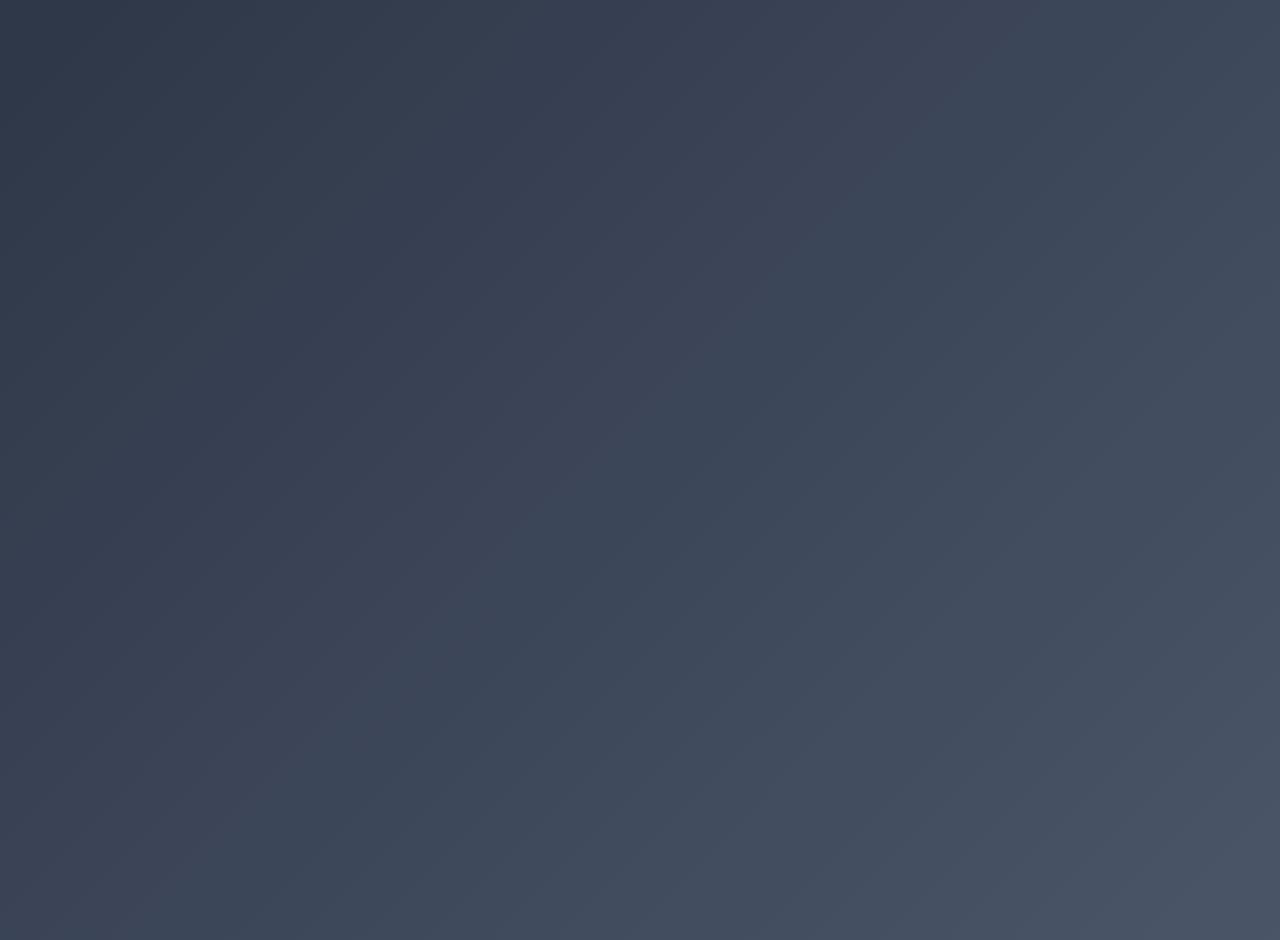
<file: Oauth2Client/src/main/resources/templates/api-result.html>
<!DOCTYPE html>
<html lang="pt-BR" xmlns:th="http://www.thymeleaf.org">
<head>
    <meta charset="UTF-8">
    <meta name="viewport" content="width=device-width, initial-scale=1.0">
    <title>OAuth2 - Teste de API</title>
    <style>
        body {
            font-family: 'Segoe UI', Tahoma, Geneva, Verdana, sans-serif;
            max-width: 1000px;
            margin: 0 auto;
            padding: 20px;
            background: linear-gradient(135deg, #2d3748 0%, #4a5568 100%);
            min-height: 100vh;
            color: #333;
        }

        .container {
            background: white;
            padding: 30px;
            border-radius: 15px;
            box-shadow: 0 20px 40px rgba(0,0,0,0.2);
        }

        h1 {
            color: #2d3748;
            text-align: center;
            margin-bottom: 30px;
        }

        .success {
            background: #f0fff4;
            border: 2px solid #38a169;
            border-radius: 8px;
            padding: 20px;
            margin: 20px 0;
</file>
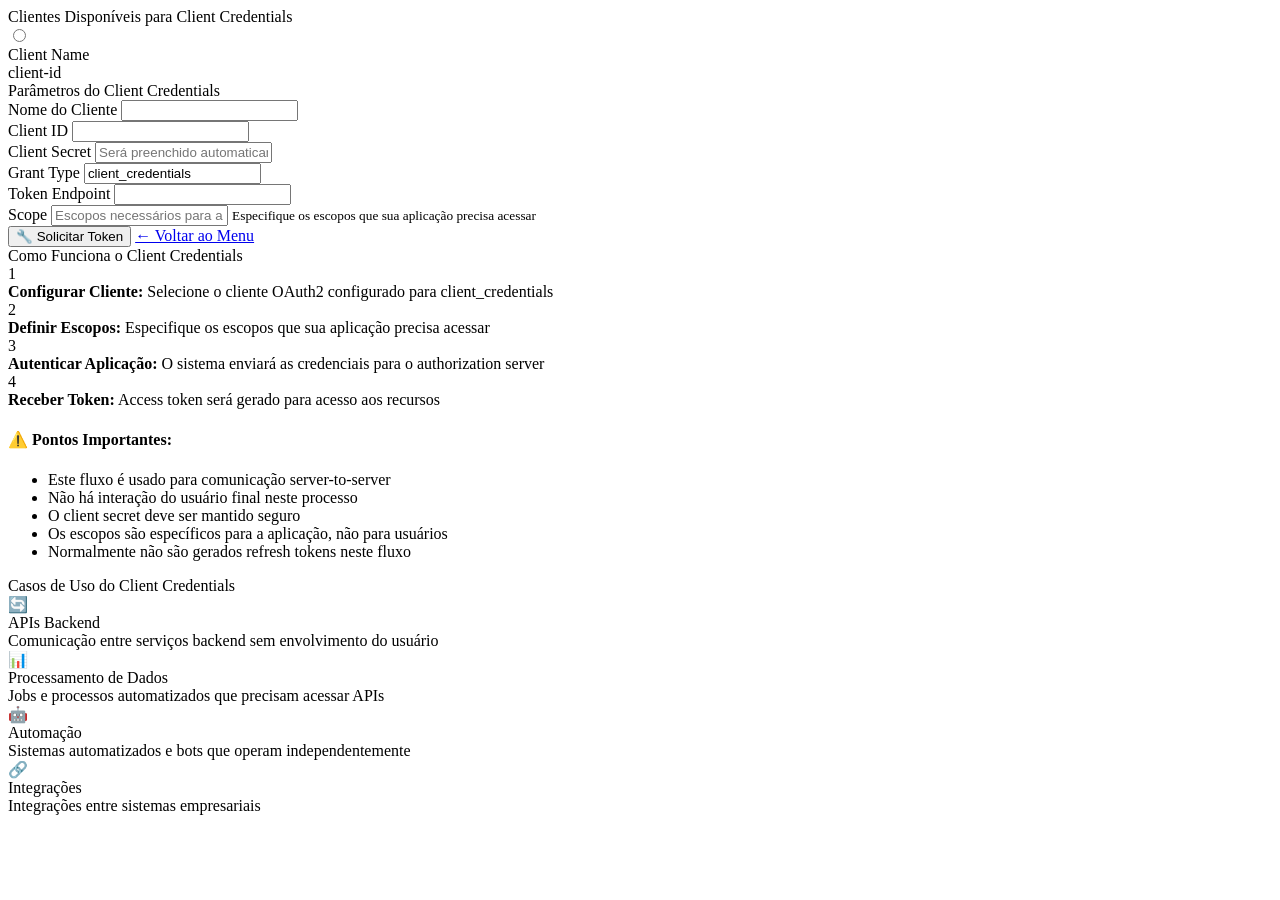
<file: Oauth2Client/src/main/resources/templates/client-credentials.html>
<!DOCTYPE html>
<html lang="pt-BR" xmlns:th="http://www.thymeleaf.org">
<head th:replace="~{fragments/base :: head('OAuth2 Client Credentials - Configuração', 'client-credentials')}">
</head>
<body>
    <div class="main-container">
        <!-- Header -->
        <div th:replace="~{fragments/header :: header('🔧 Client Credentials Flow', 'Autenticação server-to-server usando credenciais do cliente', null)}">
        </div>

        <!-- Breadcrumb -->
        <div th:replace="~{fragments/header :: breadcrumb(${breadcrumb})}"></div>

        <!-- Clients Section -->
        <div class="clients-section" th:if="${clients != null and !clients.isEmpty()}">
            <div class="clients-title">Clientes Disponíveis para Client Credentials</div>
            <div class="client-selector">
                <label class="client-option" th:each="client, iterStat : ${clients}">
                    <input type="radio" 
                           name="selectedClient" 
                           th:value="${client.clientId}"
                           th:checked="${iterStat.first}"
                           th:data-client-id="${client.clientId}"
                           th:data-client-secret="${client.clientSecret}"
                           th:data-token-endpoint="${client.tokenEndpoint}"
                           th:data-scopes="${#strings.listJoin(client.scopes, ' ')}"
                           th:data-name="${client.name}">
                    <div class="client-content">
                        <div>
                            <div class="client-name" th:text="${client.name}">Client Name</div>
                            <div class="client-id" th:text="${client.clientId}">client-id</div>
                        </div>
                    </div>
                    <span class="checkmark"></span>
                </label>
            </div>
        </div>

        <!-- Client Credentials Form -->
        <form action="/oauth2/token/client-credentials" method="post" id="clientCredentialsForm">
            <div class="section section-form">
                <div class="section-title form icon-form">Parâmetros do Client Credentials</div>
                <div class="form-grid">
                    <div class="form-group">
                        <label class="form-label" for="clientName">Nome do Cliente</label>
                        <input type="text" 
                               id="clientName" 
                               name="clientName" 
                               class="form-input"
                               th:value="${clients != null and !clients.isEmpty()} ? ${clients[0].name} : 'Meu Cliente'" 
                               readonly>
                    </div>

                    <div class="form-group">
                        <label class="form-label" for="clientId">Client ID</label>
                        <input type="text" 
                               id="clientId" 
                               name="clientId" 
                               class="form-input"
                               th:value="${clients != null and !clients.isEmpty()} ? ${clients[0].clientId} : 'my-client'" 
                               required>
                    </div>

                    <div class="form-group">
                        <label class="form-label" for="clientSecret">Client Secret</label>
                        <input type="password" 
                               id="clientSecret" 
                               name="clientSecret" 
                               class="form-input"
                               th:value="${clients != null and !clients.isEmpty()} ? ${clients[0].clientSecret} : ''"
                               placeholder="Será preenchido automaticamente"
                               required>
                    </div>

                    <div class="form-group">
                        <label class="form-label" for="grantType">Grant Type</label>
                        <input type="text" 
                               id="grantType" 
                               name="grantType" 
                               class="form-input"
                               value="client_credentials" 
                               readonly>
                    </div>

                    <div class="form-group form-group-full">
                        <label class="form-label" for="tokenEndpoint">Token Endpoint</label>
                        <input type="url" 
                               id="tokenEndpoint" 
                               name="tokenEndpoint" 
                               class="form-input"
                               th:value="${clients != null and !clients.isEmpty()} ? ${clients[0].tokenEndpoint} : 'http://localhost:8080/oauth2/token'" 
                               required>
                    </div>

                    <div class="form-group form-group-full">
                        <label class="form-label" for="scope">Scope</label>
                        <input type="text" 
                               id="scope" 
                               name="scope" 
                               class="form-input"
                               th:value="${clients != null and !clients.isEmpty()} ? ${#strings.listJoin(clients[0].scopes, ' ')} : 'read write'" 
                               placeholder="Escopos necessários para a aplicação"
                               required>
                        <small class="form-help">Especifique os escopos que sua aplicação precisa acessar</small>
                    </div>
                </div>
            </div>

            <!-- Loading Indicator -->
            <div class="loading" id="loading" style="display: none;">
                <div class="spinner"></div>
                <span>Solicitando token...</span>
            </div>

            <div class="action-buttons">
                <button type="submit" class="btn btn-primary" id="requestBtn">
                    🔧 Solicitar Token
                </button>
                <a href="/" class="btn btn-secondary">
                    ← Voltar ao Menu
                </a>
            </div>
        </form>

        <!-- Info Section -->
        <div class="section section-info">
            <div class="section-title icon-info">Como Funciona o Client Credentials</div>
            <div class="refresh-flow-steps">
                <div class="step-item">
                    <div class="step-number">1</div>
                    <div class="step-content">
                        <strong>Configurar Cliente:</strong> Selecione o cliente OAuth2 configurado para client_credentials
                    </div>
                </div>
                <div class="step-item">
                    <div class="step-number">2</div>
                    <div class="step-content">
                        <strong>Definir Escopos:</strong> Especifique os escopos que sua aplicação precisa acessar
                    </div>
                </div>
                <div class="step-item">
                    <div class="step-number">3</div>
                    <div class="step-content">
                        <strong>Autenticar Aplicação:</strong> O sistema enviará as credenciais para o authorization server
                    </div>
                </div>
                <div class="step-item">
                    <div class="step-number">4</div>
                    <div class="step-content">
                        <strong>Receber Token:</strong> Access token será gerado para acesso aos recursos
                    </div>
                </div>
            </div>
            
            <div class="info-notes">
                <h4>⚠️ Pontos Importantes:</h4>
                <ul>
                    <li>Este fluxo é usado para comunicação server-to-server</li>
                    <li>Não há interação do usuário final neste processo</li>
                    <li>O client secret deve ser mantido seguro</li>
                    <li>Os escopos são específicos para a aplicação, não para usuários</li>
                    <li>Normalmente não são gerados refresh tokens neste fluxo</li>
                </ul>
            </div>
        </div>

        <!-- Use Cases Section -->
        <div class="section section-warning">
            <div class="section-title icon-warning">Casos de Uso do Client Credentials</div>
            <div class="use-cases-grid">
                <div class="use-case-item">
                    <div class="use-case-icon">🔄</div>
                    <div class="use-case-title">APIs Backend</div>
                    <div class="use-case-description">Comunicação entre serviços backend sem envolvimento do usuário</div>
                </div>
                <div class="use-case-item">
                    <div class="use-case-icon">📊</div>
                    <div class="use-case-title">Processamento de Dados</div>
                    <div class="use-case-description">Jobs e processos automatizados que precisam acessar APIs</div>
                </div>
                <div class="use-case-item">
                    <div class="use-case-icon">🤖</div>
                    <div class="use-case-title">Automação</div>
                    <div class="use-case-description">Sistemas automatizados e bots que operam independentemente</div>
                </div>
                <div class="use-case-item">
                    <div class="use-case-icon">🔗</div>
                    <div class="use-case-title">Integrações</div>
                    <div class="use-case-description">Integrações entre sistemas empresariais</div>
                </div>
            </div>
        </div>
    </div>

    <!-- Scripts -->
    <script th:src="@{/js/common.js}"></script>
    <script th:src="@{/js/client-credentials.js}"></script>

    <link rel="stylesheet" th:href="@{/css/configure.css}">

</body>
</html>
</file>
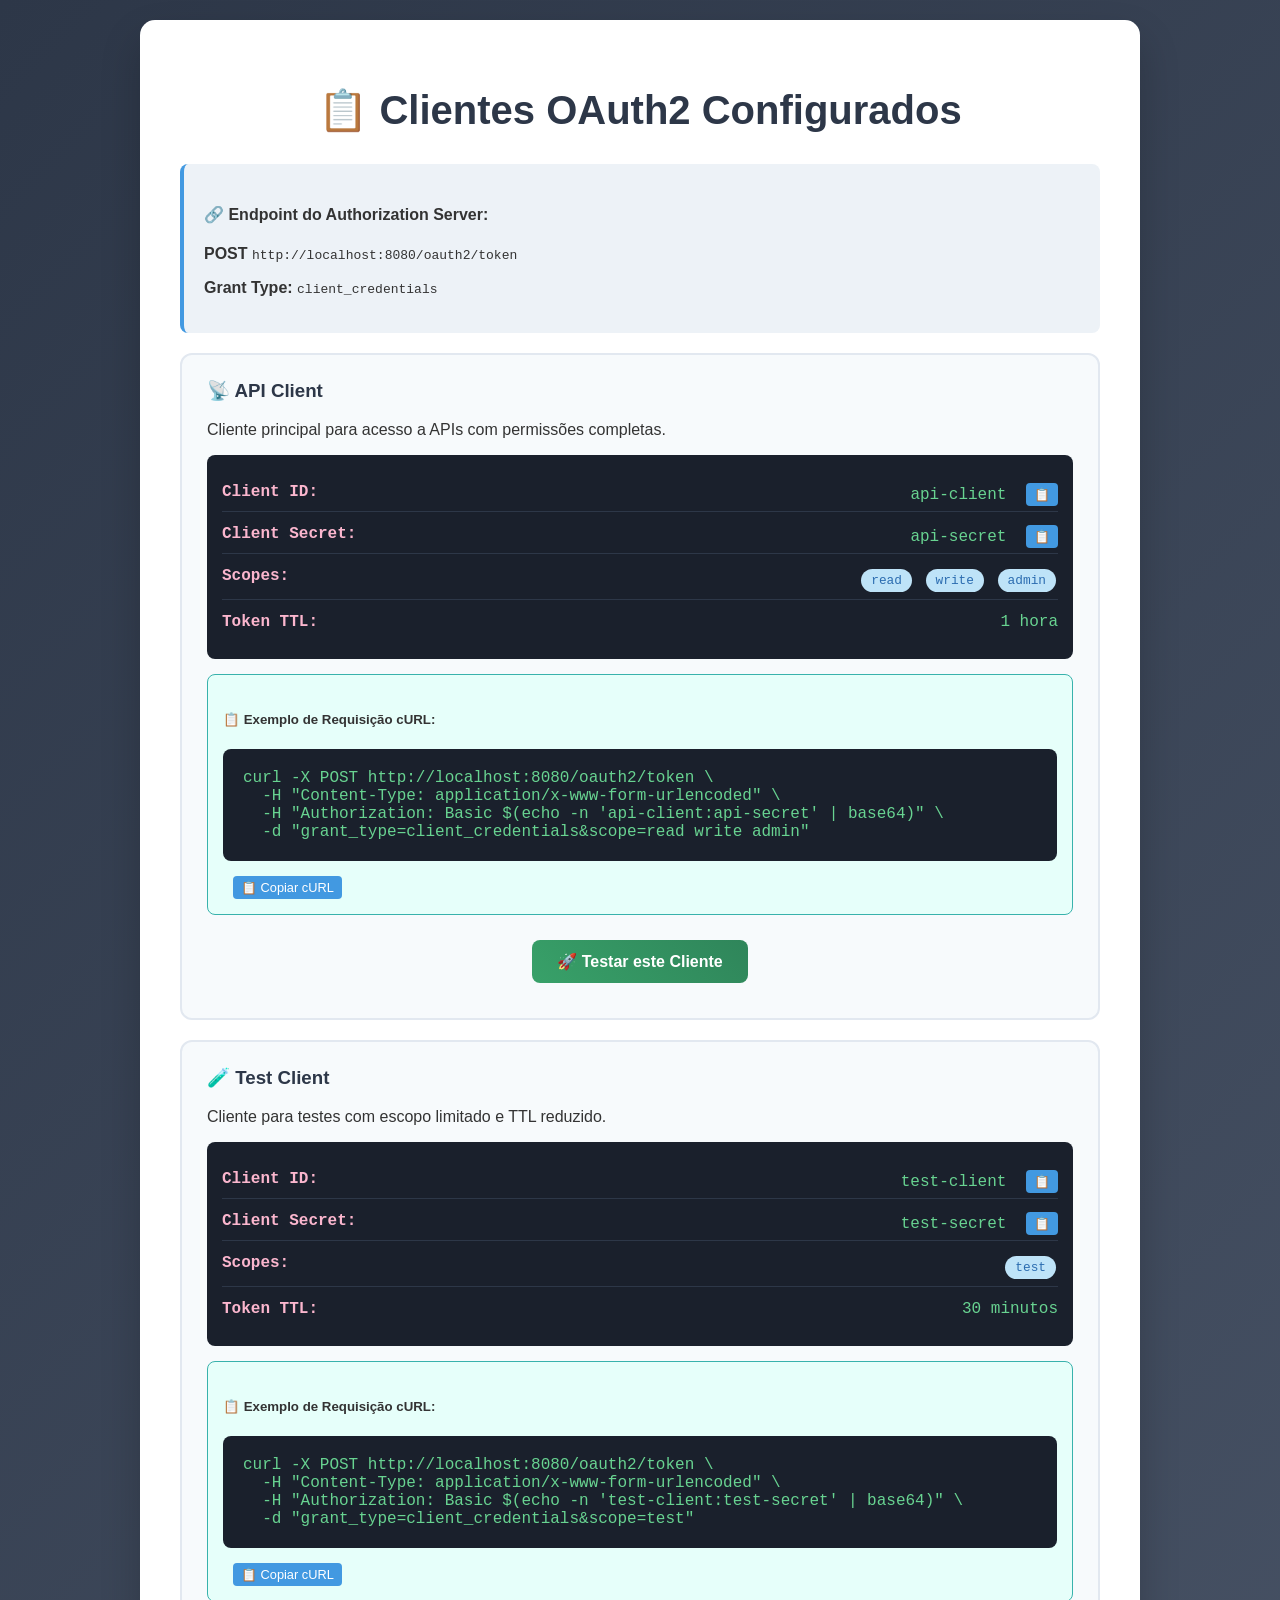
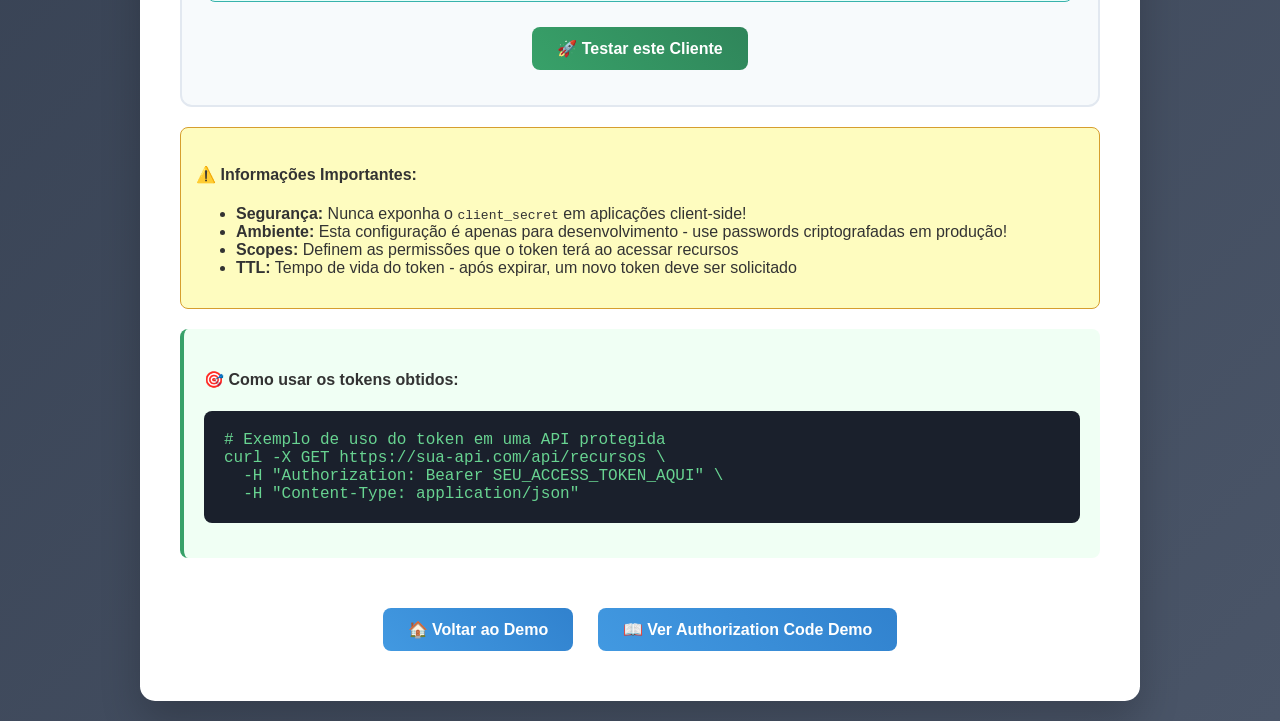
<file: Oauth2Client/src/main/resources/templates/clients-info.html>
<!DOCTYPE html>
<html lang="pt-BR" xmlns:th="http://www.thymeleaf.org">
<head>
    <meta charset="UTF-8">
    <meta name="viewport" content="width=device-width, initial-scale=1.0">
    <title>OAuth2 - Informações dos Clientes</title>
    <style>
        body {
            font-family: 'Segoe UI', Tahoma, Geneva, Verdana, sans-serif;
            max-width: 1000px;
            margin: 0 auto;
            padding: 20px;
            background: linear-gradient(135deg, #2d3748 0%, #4a5568 100%);
            min-height: 100vh;
            color: #333;
        }

        .container {
            background: white;
            padding: 40px;
            border-radius: 15px;
            box-shadow: 0 20px 40px rgba(0,0,0,0.2);
        }

        h1 {
            color: #2d3748;
            text-align: center;
            margin-bottom: 30px;
            font-size: 2.5em;
        }

        .client-card {
            background: #f7fafc;
            border: 2px solid #e2e8f0;
            border-radius: 12px;
            padding: 25px;
            margin: 20px 0;
            transition: all 0.3s ease;
        }

        .client-card:hover {
            transform: translateY(-2px);
            box-shadow: 0 8px 25px rgba(0,0,0,0.1);
            border-color: #4299e1;
        }

        .client-card h3 {
            color: #2d3748;
            margin-top: 0;
            display: flex;
            align-items: center;
            gap: 10px;
        }

        .client-info {
            background: #1a202c;
            color: #68d391;
            padding: 15px;
            border-radius: 8px;
            font-family: 'Courier New', monospace;
            margin: 15px 0;
        }

        .info-row {
            display: flex;
            justify-content: space-between;
            margin: 8px 0;
            padding: 5px 0;
            border-bottom: 1px solid #2d3748;
        }

        .info-row:last-child {
            border-bottom: none;
        }

        .info-label {
            color: #fbb6ce;
            font-weight: bold;
        }

        .copy-btn {
            background: #4299e1;
            color: white;
            border: none;
            padding: 4px 8px;
            border-radius: 4px;
            cursor: pointer;
            font-size: 0.8em;
            margin-left: 10px;
        }

        .copy-btn:hover {
            background: #3182ce;
        }

        .quick-copy {
            background: #e6fffa;
            border: 1px solid #38b2ac;
            padding: 15px;
            border-radius: 8px;
            margin: 15px 0;
        }

        .curl-example {
            background: #1a202c;
            color: #68d391;
            padding: 20px;
            border-radius: 8px;
            font-family: 'Courier New', monospace;
            overflow-x: auto;
            margin: 15px 0;
        }

        .btn {
            background: linear-gradient(45deg, #4299e1, #3182ce);
            color: white;
            padding: 12px 25px;
            text-decoration: none;
            border-radius: 8px;
            font-weight: bold;
            transition: all 0.3s ease;
            margin: 10px;
            display: inline-block;
        }

        .btn:hover {
            transform: translateY(-2px);
            box-shadow: 0 5px 15px rgba(66, 153, 225, 0.3);
        }

        .btn-test {
            background: linear-gradient(45deg, #38a169, #2f855a);
        }

        .scope-badge {
            display: inline-block;
            background: #bee3f8;
            color: #2b6cb0;
            padding: 4px 10px;
            border-radius: 12px;
            font-size: 0.8em;
            margin: 2px;
        }

        .warning-box {
            background: #fefcbf;
            border: 1px solid #d69e2e;
            padding: 15px;
            border-radius: 8px;
            margin: 20px 0;
        }

        .endpoint-info {
            background: #edf2f7;
            padding: 20px;
            border-radius: 8px;
            margin: 20px 0;
            border-left: 4px solid #4299e1;
        }
    </style>
</head>
<body>
<div class="container">
    <h1>📋 Clientes OAuth2 Configurados</h1>

    <div class="endpoint-info">
        <h4>🔗 Endpoint do Authorization Server:</h4>
        <p><strong>POST</strong> <code>http://localhost:8080/oauth2/token</code></p>
        <p><strong>Grant Type:</strong> <code>client_credentials</code></p>
    </div>

    <!-- Cliente API -->
    <div class="client-card">
        <h3>📡 API Client</h3>
        <p>Cliente principal para acesso a APIs com permissões completas.</p>
        
        <div class="client-info">
            <div class="info-row">
                <span class="info-label">Client ID:</span>
                <span>
                    <span th:text="${apiClient.id}">api-client</span>
                    <button class="copy-btn" th:onclick="'copyText(\'' + ${apiClient.id} + '\')'">📋</button>
                </span>
            </div>
            <div class="info-row">
                <span class="info-label">Client Secret:</span>
                <span>
                    <span th:text="${apiClient.secret}">api-secret</span>
                    <button class="copy-btn" th:onclick="'copyText(\'' + ${apiClient.secret} + '\')'">📋</button>
                </span>
            </div>
            <div class="info-row">
                <span class="info-label">Scopes:</span>
                <span>
                    <span class="scope-badge">read</span>
                    <span class="scope-badge">write</span>
                    <span class="scope-badge">admin</span>
                </span>
            </div>
            <div class="info-row">
                <span class="info-label">Token TTL:</span>
                <span>1 hora</span>
            </div>
        </div>

        <div class="quick-copy">
            <h5>📋 Exemplo de Requisição cURL:</h5>
            <div class="curl-example">
curl -X POST http://localhost:8080/oauth2/token \<br>
&nbsp;&nbsp;-H "Content-Type: application/x-www-form-urlencoded" \<br>
&nbsp;&nbsp;-H "Authorization: Basic $(echo -n 'api-client:api-secret' | base64)" \<br>
&nbsp;&nbsp;-d "grant_type=client_credentials&scope=read write admin"
            </div>
            <button class="copy-btn" onclick="copyApiCurl()">📋 Copiar cURL</button>
        </div>

        <div style="text-align: center;">
            <a href="/client-credentials?client=api" class="btn btn-test">🚀 Testar este Cliente</a>
        </div>
    </div>

    <!-- Cliente Test -->
    <div class="client-card">
        <h3>🧪 Test Client</h3>
        <p>Cliente para testes com escopo limitado e TTL reduzido.</p>
        
        <div class="client-info">
            <div class="info-row">
                <span class="info-label">Client ID:</span>
                <span>
                    <span th:text="${testClient.id}">test-client</span>
                    <button class="copy-btn" th:onclick="'copyText(\'' + ${testClient.id} + '\')'">📋</button>
                </span>
            </div>
            <div class="info-row">
                <span class="info-label">Client Secret:</span>
                <span>
                    <span th:text="${testClient.secret}">test-secret</span>
                    <button class="copy-btn" th:onclick="'copyText(\'' + ${testClient.secret} + '\')'">📋</button>
                </span>
            </div>
            <div class="info-row">
                <span class="info-label">Scopes:</span>
                <span>
                    <span class="scope-badge">test</span>
                </span>
            </div>
            <div class="info-row">
                <span class="info-label">Token TTL:</span>
                <span>30 minutos</span>
            </div>
        </div>

        <div class="quick-copy">
            <h5>📋 Exemplo de Requisição cURL:</h5>
            <div class="curl-example">
curl -X POST http://localhost:8080/oauth2/token \<br>
&nbsp;&nbsp;-H "Content-Type: application/x-www-form-urlencoded" \<br>
&nbsp;&nbsp;-H "Authorization: Basic $(echo -n 'test-client:test-secret' | base64)" \<br>
&nbsp;&nbsp;-d "grant_type=client_credentials&scope=test"
            </div>
            <button class="copy-btn" onclick="copyTestCurl()">📋 Copiar cURL</button>
        </div>

        <div style="text-align: center;">
            <a href="/client-credentials?client=test" class="btn btn-test">🚀 Testar este Cliente</a>
        </div>
    </div>

    <!-- Informações importantes -->
    <div class="warning-box">
        <h4>⚠️ Informações Importantes:</h4>
        <ul>
            <li><strong>Segurança:</strong> Nunca exponha o <code>client_secret</code> em aplicações client-side!</li>
            <li><strong>Ambiente:</strong> Esta configuração é apenas para desenvolvimento - use passwords criptografadas em produção!</li>
            <li><strong>Scopes:</strong> Definem as permissões que o token terá ao acessar recursos</li>
            <li><strong>TTL:</strong> Tempo de vida do token - após expirar, um novo token deve ser solicitado</li>
        </ul>
    </div>

    <!-- Como usar os tokens -->
    <div style="background: #f0fff4; padding: 20px; border-radius: 8px; margin: 20px 0; border-left: 4px solid #38a169;">
        <h4>🎯 Como usar os tokens obtidos:</h4>
        <div class="curl-example">
# Exemplo de uso do token em uma API protegida<br>
curl -X GET https://sua-api.com/api/recursos \<br>
&nbsp;&nbsp;-H "Authorization: Bearer SEU_ACCESS_TOKEN_AQUI" \<br>
&nbsp;&nbsp;-H "Content-Type: application/json"
        </div>
    </div>

    <!-- Botões de navegação -->
    <div style="text-align: center; margin-top: 40px;">
        <a href="/client-credentials" class="btn">🏠 Voltar ao Demo</a>
        <a href="/" class="btn">📖 Ver Authorization Code Demo</a>
    </div>
</div>

<script>
    function copyText(text) {
        navigator.clipboard.writeText(text).then(function() {
            showCopyFeedback(event.target);
        }).catch(function() {
            // Fallback para browsers mais antigos
            const textArea = document.createElement('textarea');
            textArea.value = text;
            document.body.appendChild(textArea);
            textArea.select();
            document.execCommand('copy');
            document.body.removeChild(textArea);
            showCopyFeedback(event.target);
        });
    }

    function copyApiCurl() {
        const curl = `curl -X POST http://localhost:8080/oauth2/token \\
  -H "Content-Type: application/x-www-form-urlencoded" \\
  -H "Authorization: Basic $(echo -n 'api-client:api-secret' | base64)" \\
  -d "grant_type=client_credentials&scope=read write admin"`;
        
        copyText(curl);
    }

    function copyTestCurl() {
        const curl = `curl -X POST http://localhost:8080/oauth2/token \\
  -H "Content-Type: application/x-www-form-urlencoded" \\
  -H "Authorization: Basic $(echo -n 'test-client:test-secret' | base64)" \\
  -d "grant_type=client_credentials&scope=test"`;
        
        copyText(curl);
    }

    function showCopyFeedback(button) {
        const originalText = button.textContent;
        button.textContent = '✅';
        button.style.background = '#38a169';
        
        setTimeout(() => {
            button.textContent = originalText;
            button.style.background = '#4299e1';
        }, 1500);
    }
</script>
</body>
</html>
</file>
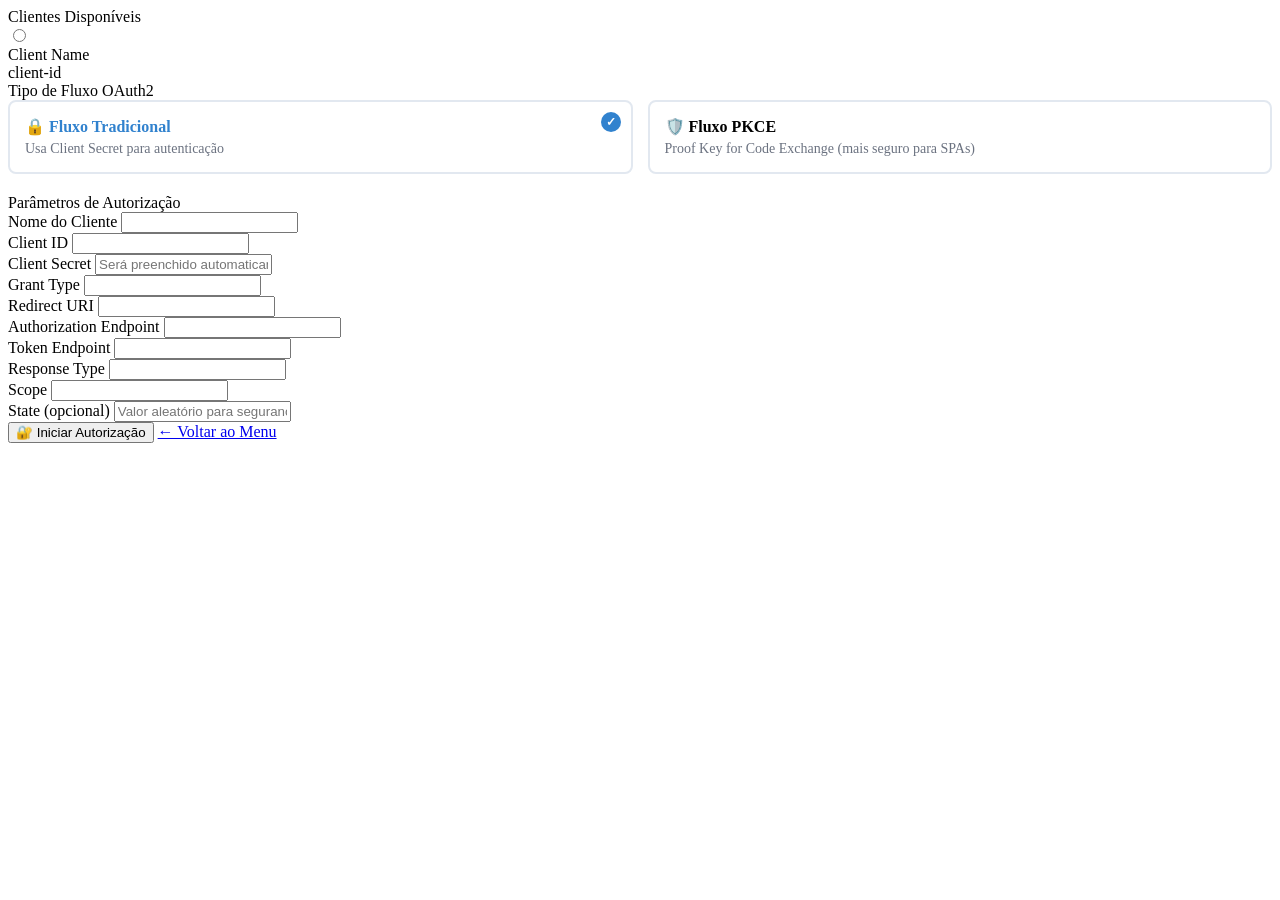
<file: Oauth2Client/src/main/resources/templates/configure.html>
<!DOCTYPE html>
<html lang="pt-BR" xmlns:th="http://www.thymeleaf.org">
<head th:replace="~{fragments/base :: head('OAuth2 Authorization Code - Configuração', 'configure')}">
</head>
<body>
<div class="main-container">
    <!-- Header -->
    <div th:replace="~{fragments/header :: header('🚀 Authorization Code Flow', 'Configure os parâmetros do cliente OAuth2', null)}">
    </div>

    <!-- Breadcrumb -->
    <div th:replace="~{fragments/header :: breadcrumb(${breadcrumb})}"></div>

    <!-- Clients Section -->
    <div class="clients-section" th:if="${clients != null and !clients.isEmpty()}">
        <div class="clients-title">Clientes Disponíveis</div>
        <div class="client-selector">
            <label class="client-option" th:each="client, iterStat : ${clients}">
                <input type="radio"
                       name="selectedClient"
                       th:value="${client.clientId}"
                       th:checked="${iterStat.first}"
                       th:data-client-id="${client.clientId}"
                       th:data-client-secret="${client.clientSecret}"
                       th:data-redirect-uri="${client.redirectUri}"
                       th:data-auth-endpoint="${client.authorizationEndpoint}"
                       th:data-token-endpoint="${client.tokenEndpoint}"
                       th:data-scopes="${#strings.listJoin(client.scopes, ' ')}"
                       th:data-response-type="${client.responseType}"
                       th:data-grant-type="${client.grantType}"
                       th:data-name="${client.name}">
                <div class="client-content">
                    <div>
                        <div class="client-name" th:text="${client.name}">Client Name</div>
                        <div class="client-id" th:text="${client.clientId}">client-id</div>
                    </div>
                </div>
                <span class="checkmark"></span>
            </label>
        </div>
    </div>

    <!-- Flow Type Selection -->
    <div class="section section-form">
        <div class="section-title form icon-form">Tipo de Fluxo OAuth2</div>
        <div class="flow-selector">
            <label class="flow-option">
                <input type="radio" name="flowType" value="traditional" checked>
                <div class="flow-content">
                    <div class="flow-title">🔒 Fluxo Tradicional</div>
                    <div class="flow-description">Usa Client Secret para autenticação</div>
                </div>
            </label>
            <label class="flow-option">
                <input type="radio" name="flowType" value="pkce">
                <div class="flow-content">
                    <div class="flow-title">🛡️ Fluxo PKCE</div>
                    <div class="flow-description">Proof Key for Code Exchange (mais seguro para SPAs)</div>
                </div>
            </label>
        </div>
    </div>

    <!-- Configuration Form -->
    <form action="/oauth2/authorize" method="post" id="authorizeForm">
        <div class="section section-form">
            <div class="section-title form icon-form">Parâmetros de Autorização</div>
            <div class="form-grid">
                <div class="form-group">
                    <label class="form-label" for="clientName">Nome do Cliente</label>
                    <input type="text"
                           id="clientName"
                           name="clientName"
                           class="form-input"
                           th:value="${clients != null and !clients.isEmpty()} ? ${clients[0].name} : 'Meu Cliente'"
                           readonly>
                </div>

                <div class="form-group">
                    <label class="form-label" for="clientId">Client ID</label>
                    <input type="text"
                           id="clientId"
                           name="clientId"
                           class="form-input"
                           th:value="${clients != null and !clients.isEmpty()} ? ${clients[0].clientId} : 'my-client'"
                           required>
                </div>

                <!-- Traditional Flow Fields -->
                <div class="form-group traditional-only">
                    <label class="form-label" for="clientSecret">Client Secret</label>
                    <input type="password"
                           id="clientSecret"
                           name="clientSecret"
                           class="form-input"
                           th:value="${clients != null and !clients.isEmpty()} ? ${clients[0].clientSecret} : ''"
                           placeholder="Será preenchido automaticamente">
                </div>

                <!-- PKCE Fields -->
                <div class="form-group pkce-only" style="display: none;">
                    <label class="form-label" for="codeVerifier">Code Verifier</label>
                    <input type="text"
                           id="codeVerifier"
                           name="codeVerifier"
                           class="form-input"
                           readonly>
                </div>

                <div class="form-group pkce-only" style="display: none;">
                    <label class="form-label" for="codeChallenge">Code Challenge</label>
                    <input type="text"
                           id="codeChallenge"
                           name="codeChallenge"
                           class="form-input"
                           readonly>
                </div>

                <div class="form-group pkce-only" style="display: none;">
                    <label class="form-label" for="codeChallengeMethod">Challenge Method</label>
                    <input type="text"
                           id="codeChallengeMethod"
                           name="codeChallengeMethod"
                           class="form-input"
                           value="S256"
                           readonly>
                </div>

                <div class="form-group">
                    <label class="form-label" for="grantType">Grant Type</label>
                    <input type="text"
                           id="grantType"
                           name="grantType"
                           class="form-input"
                           th:value="${clients != null and !clients.isEmpty()} ? ${clients[0].grantType} : 'authorization_code'"
                           readonly>
                </div>

                <div class="form-group form-group-full">
                    <label class="form-label" for="redirectUri">Redirect URI</label>
                    <input type="url"
                           id="redirectUri"
                           name="redirectUri"
                           class="form-input"
                           th:value="${clients != null and !clients.isEmpty()} ? ${clients[0].redirectUri} : 'http://localhost:8081/oauth2/callback'"
                           required>
                </div>

                <div class="form-group form-group-full">
                    <label class="form-label" for="authorizationEndpoint">Authorization Endpoint</label>
                    <input type="url"
                           id="authorizationEndpoint"
                           name="authorizationEndpoint"
                           class="form-input"
                           th:value="${clients != null and !clients.isEmpty()} ? ${clients[0].authorizationEndpoint} : 'http://localhost:8080/oauth2/authorize'"
                           required>
                </div>

                <div class="form-group form-group-full">
                    <label class="form-label" for="tokenEndpoint">Token Endpoint</label>
                    <input type="url"
                           id="tokenEndpoint"
                           name="tokenEndpoint"
                           class="form-input"
                           th:value="${clients != null and !clients.isEmpty()} ? ${clients[0].tokenEndpoint} : 'http://localhost:8080/oauth2/token'"
                           required>
                </div>

                <div class="form-group">
                    <label class="form-label" for="responseType">Response Type</label>
                    <input type="text"
                           id="responseType"
                           name="responseType"
                           class="form-input"
                           th:value="${clients != null and !clients.isEmpty()} ? ${clients[0].responseType} : 'code'"
                           required>
                </div>

                <div class="form-group">
                    <label class="form-label" for="scope">Scope</label>
                    <input type="text"
                           id="scope"
                           name="scope"
                           class="form-input"
                           th:value="${clients != null and !clients.isEmpty()} ? ${#strings.listJoin(clients[0].scopes, ' ')} : 'openid profile'"
                           required>
                </div>

                <div class="form-group form-group-full">
                    <label class="form-label" for="state">State (opcional)</label>
                    <input type="text"
                           id="state"
                           name="state"
                           class="form-input"
                           placeholder="Valor aleatório para segurança">
                </div>
            </div>
        </div>

        <!-- PKCE Actions -->
        <div class="pkce-actions pkce-only" style="display: none;">
            <button type="button" class="btn btn-info" id="generatePkceBtn">
                🎲 Gerar Valores PKCE
            </button>
            <div class="loading" id="pkceLoading" style="display: none;">
                <div class="spinner"></div>
                <span>Gerando valores PKCE...</span>
            </div>
        </div>

        <div class="action-buttons">
            <button type="submit" class="btn btn-primary" id="submitBtn">
                🔐 Iniciar Autorização
            </button>
            <a href="/" class="btn btn-secondary">
                ← Voltar ao Menu
            </a>
        </div>
    </form>
</div>

<!-- Scripts -->
<script th:src="@{/js/common.js}"></script>
<script th:src="@{/js/configure.js}"></script>

<style>
    /* Flow Selector Styles */
    .flow-selector {
        display: flex;
        gap: 15px;
        margin-bottom: 20px;
    }

    .flow-option {
        flex: 1;
        position: relative;
        cursor: pointer;
        border: 2px solid #e2e8f0;
        border-radius: 8px;
        padding: 15px;
        transition: all 0.3s ease;
    }

    .flow-option:hover {
        border-color: #3182ce;
        box-shadow: 0 2px 8px rgba(49, 130, 206, 0.1);
    }

    .flow-option input[type="radio"] {
        position: absolute;
        opacity: 0;
    }

    .flow-option input[type="radio"]:checked + .flow-content {
        color: #3182ce;
    }

    .flow-option input[type="radio"]:checked ~ * {
        border-color: #3182ce;
    }

    .flow-option input[type="radio"]:checked {
        ~ .flow-content::after {
            content: "✓";
            position: absolute;
            top: -5px;
            right: -5px;
            background: #3182ce;
            color: white;
            border-radius: 50%;
            width: 20px;
            height: 20px;
            display: flex;
            align-items: center;
            justify-content: center;
            font-size: 12px;
            font-weight: bold;
        }
    }

    .flow-content {
        position: relative;
    }

    .flow-title {
        font-weight: bold;
        margin-bottom: 5px;
        font-size: 16px;
    }

    .flow-description {
        font-size: 14px;
        color: #6b7280;
    }

    /* PKCE Actions */
    .pkce-actions {
        text-align: center;
        margin: 20px 0;
    }

    .loading {
        display: none;
        align-items: center;
        justify-content: center;
        gap: 10px;
        margin-top: 10px;
    }

    .loading.show {
        display: flex;
    }

    .spinner {
        width: 20px;
        height: 20px;
        border: 2px solid #f3f3f3;
        border-top: 2px solid #3182ce;
        border-radius: 50%;
        animation: spin 1s linear infinite;
    }

    @keyframes spin {
        0% { transform: rotate(0deg); }
        100% { transform: rotate(360deg); }
    }
</style>

<script>
    document.addEventListener('DOMContentLoaded', function() {
        const flowOptions = document.querySelectorAll('input[name="flowType"]');
        const traditionalFields = document.querySelectorAll('.traditional-only');
        const pkceFields = document.querySelectorAll('.pkce-only');
        const generatePkceBtn = document.getElementById('generatePkceBtn');
        const pkceLoading = document.getElementById('pkceLoading');

        // Handle flow type change
        flowOptions.forEach(option => {
            option.addEventListener('change', function() {
                const isTraditional = this.value === 'traditional';

                traditionalFields.forEach(field => {
                    field.style.display = isTraditional ? 'block' : 'none';
                    const input = field.querySelector('input');
                    if (input) {
                        input.required = isTraditional;
                    }
                });

                pkceFields.forEach(field => {
                    field.style.display = isTraditional ? 'none' : 'block';
                    const input = field.querySelector('input');
                    if (input && input.name !== 'codeChallengeMethod') {
                        input.required = !isTraditional;
                    }
                });
            });
        });

        // Generate PKCE values
        generatePkceBtn.addEventListener('click', async function() {
            pkceLoading.classList.add('show');

            try {
                const response = await fetch('/api/pkce/generate');
                const data = await response.json();

                document.getElementById('codeVerifier').value = data.codeVerifier;
                document.getElementById('codeChallenge').value = data.codeChallenge;
                document.getElementById('codeChallengeMethod').value = data.codeChallengeMethod;

                console.log('PKCE values generated successfully');

            } catch (error) {
                console.error('Error generating PKCE values:', error);
                alert('Erro ao gerar valores PKCE');
            } finally {
                pkceLoading.classList.remove('show');
            }
        });

        // Auto-generate PKCE when switching to PKCE flow
        document.querySelector('input[value="pkce"]').addEventListener('change', function() {
            if (this.checked) {
                setTimeout(() => {
                    generatePkceBtn.click();
                }, 100);
            }
        });
    });
</script>
</body>
</html>
</file>
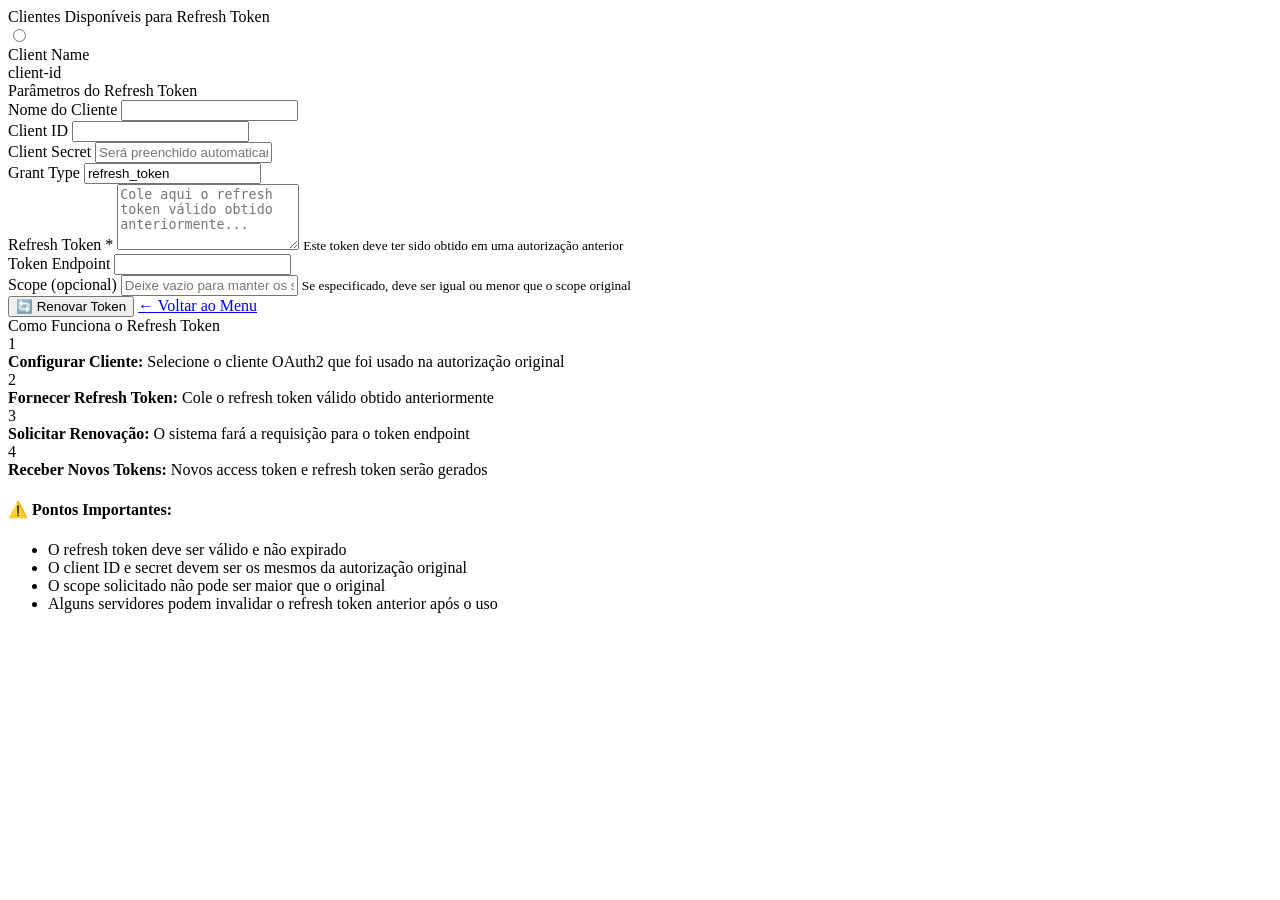
<file: Oauth2Client/src/main/resources/templates/refresh-token.html>
<!DOCTYPE html>
<html lang="pt-BR" xmlns:th="http://www.thymeleaf.org">
<head th:replace="~{fragments/base :: head('OAuth2 Refresh Token - Configuração', 'refresh-token')}">
</head>
<body>
    <div class="main-container">
        <!-- Header -->
        <div th:replace="~{fragments/header :: header('🔄 Refresh Token Flow', 'Renovar tokens de acesso usando Refresh Token', null)}">
        </div>

        <!-- Breadcrumb -->
        <div th:replace="~{fragments/header :: breadcrumb(${breadcrumb})}"></div>

        <!-- Clients Section -->
        <div class="clients-section" th:if="${clients != null and !clients.isEmpty()}">
            <div class="clients-title">Clientes Disponíveis para Refresh Token</div>
            <div class="client-selector">
                <label class="client-option" th:each="client, iterStat : ${clients}">
                    <input type="radio" 
                           name="selectedClient" 
                           th:value="${client.clientId}"
                           th:checked="${iterStat.first}"
                           th:data-client-id="${client.clientId}"
                           th:data-client-secret="${client.clientSecret}"
                           th:data-token-endpoint="${client.tokenEndpoint}"
                           th:data-scopes="${#strings.listJoin(client.scopes, ' ')}"
                           th:data-name="${client.name}">
                    <div class="client-content">
                        <div>
                            <div class="client-name" th:text="${client.name}">Client Name</div>
                            <div class="client-id" th:text="${client.clientId}">client-id</div>
                        </div>
                    </div>
                    <span class="checkmark"></span>
                </label>
            </div>
        </div>

        <!-- Refresh Token Form -->
        <form action="/oauth2/token/refresh" method="post" id="refreshTokenForm">
            <div class="section section-form">
                <div class="section-title form icon-form">Parâmetros do Refresh Token</div>
                <div class="form-grid">
                    <div class="form-group">
                        <label class="form-label" for="clientName">Nome do Cliente</label>
                        <input type="text" 
                               id="clientName" 
                               name="clientName" 
                               class="form-input"
                               th:value="${clients != null and !clients.isEmpty()} ? ${clients[0].name} : 'Meu Cliente'" 
                               readonly>
                    </div>

                    <div class="form-group">
                        <label class="form-label" for="clientId">Client ID</label>
                        <input type="text" 
                               id="clientId" 
                               name="clientId" 
                               class="form-input"
                               th:value="${clients != null and !clients.isEmpty()} ? ${clients[0].clientId} : 'my-client'" 
                               required>
                    </div>

                    <div class="form-group">
                        <label class="form-label" for="clientSecret">Client Secret</label>
                        <input type="password" 
                               id="clientSecret" 
                               name="clientSecret" 
                               class="form-input"
                               th:value="${clients != null and !clients.isEmpty()} ? ${clients[0].clientSecret} : ''"
                               placeholder="Será preenchido automaticamente"
                               required>
                    </div>

                    <div class="form-group">
                        <label class="form-label" for="grantType">Grant Type</label>
                        <input type="text" 
                               id="grantType" 
                               name="grantType" 
                               class="form-input"
                               value="refresh_token" 
                               readonly>
                    </div>

                    <div class="form-group form-group-full">
                        <label class="form-label" for="refreshToken">Refresh Token *</label>
                        <textarea id="refreshToken" 
                                  name="refreshToken" 
                                  class="form-input form-textarea"
                                  rows="4"
                                  placeholder="Cole aqui o refresh token válido obtido anteriormente..."
                                  required></textarea>
                        <small class="form-help">Este token deve ter sido obtido em uma autorização anterior</small>
                    </div>

                    <div class="form-group form-group-full">
                        <label class="form-label" for="tokenEndpoint">Token Endpoint</label>
                        <input type="url" 
                               id="tokenEndpoint" 
                               name="tokenEndpoint" 
                               class="form-input"
                               th:value="${clients != null and !clients.isEmpty()} ? ${clients[0].tokenEndpoint} : 'http://localhost:8080/oauth2/token'" 
                               required>
                    </div>

                    <div class="form-group form-group-full">
                        <label class="form-label" for="scope">Scope (opcional)</label>
                        <input type="text" 
                               id="scope" 
                               name="scope" 
                               class="form-input"
                               th:value="${clients != null and !clients.isEmpty()} ? ${#strings.listJoin(clients[0].scopes, ' ')} : 'openid profile'" 
                               placeholder="Deixe vazio para manter os scopes originais">
                        <small class="form-help">Se especificado, deve ser igual ou menor que o scope original</small>
                    </div>
                </div>
            </div>

            <!-- Loading Indicator -->
            <div class="loading" id="loading" style="display: none;">
                <div class="spinner"></div>
                <span>Renovando tokens...</span>
            </div>

            <div class="action-buttons">
                <button type="submit" class="btn btn-success" id="refreshBtn">
                    🔄 Renovar Token
                </button>
                <a href="/" class="btn btn-secondary">
                    ← Voltar ao Menu
                </a>
            </div>
        </form>

        <!-- Info Section -->
        <div class="section section-info">
            <div class="section-title icon-info">Como Funciona o Refresh Token</div>
            <div class="refresh-flow-steps">
                <div class="step-item">
                    <div class="step-number">1</div>
                    <div class="step-content">
                        <strong>Configurar Cliente:</strong> Selecione o cliente OAuth2 que foi usado na autorização original
                    </div>
                </div>
                <div class="step-item">
                    <div class="step-number">2</div>
                    <div class="step-content">
                        <strong>Fornecer Refresh Token:</strong> Cole o refresh token válido obtido anteriormente
                    </div>
                </div>
                <div class="step-item">
                    <div class="step-number">3</div>
                    <div class="step-content">
                        <strong>Solicitar Renovação:</strong> O sistema fará a requisição para o token endpoint
                    </div>
                </div>
                <div class="step-item">
                    <div class="step-number">4</div>
                    <div class="step-content">
                        <strong>Receber Novos Tokens:</strong> Novos access token e refresh token serão gerados
                    </div>
                </div>
            </div>
            
            <div class="info-notes">
                <h4>⚠️ Pontos Importantes:</h4>
                <ul>
                    <li>O refresh token deve ser válido e não expirado</li>
                    <li>O client ID e secret devem ser os mesmos da autorização original</li>
                    <li>O scope solicitado não pode ser maior que o original</li>
                    <li>Alguns servidores podem invalidar o refresh token anterior após o uso</li>
                </ul>
            </div>
        </div>
    </div>

    <!-- Scripts -->
    <script th:src="@{/js/common.js}"></script>
    <script th:src="@{/js/refresh-token.js}"></script>

    <link rel="stylesheet" th:href="@{/css/configure.css}">

</body>
</html>
</file>
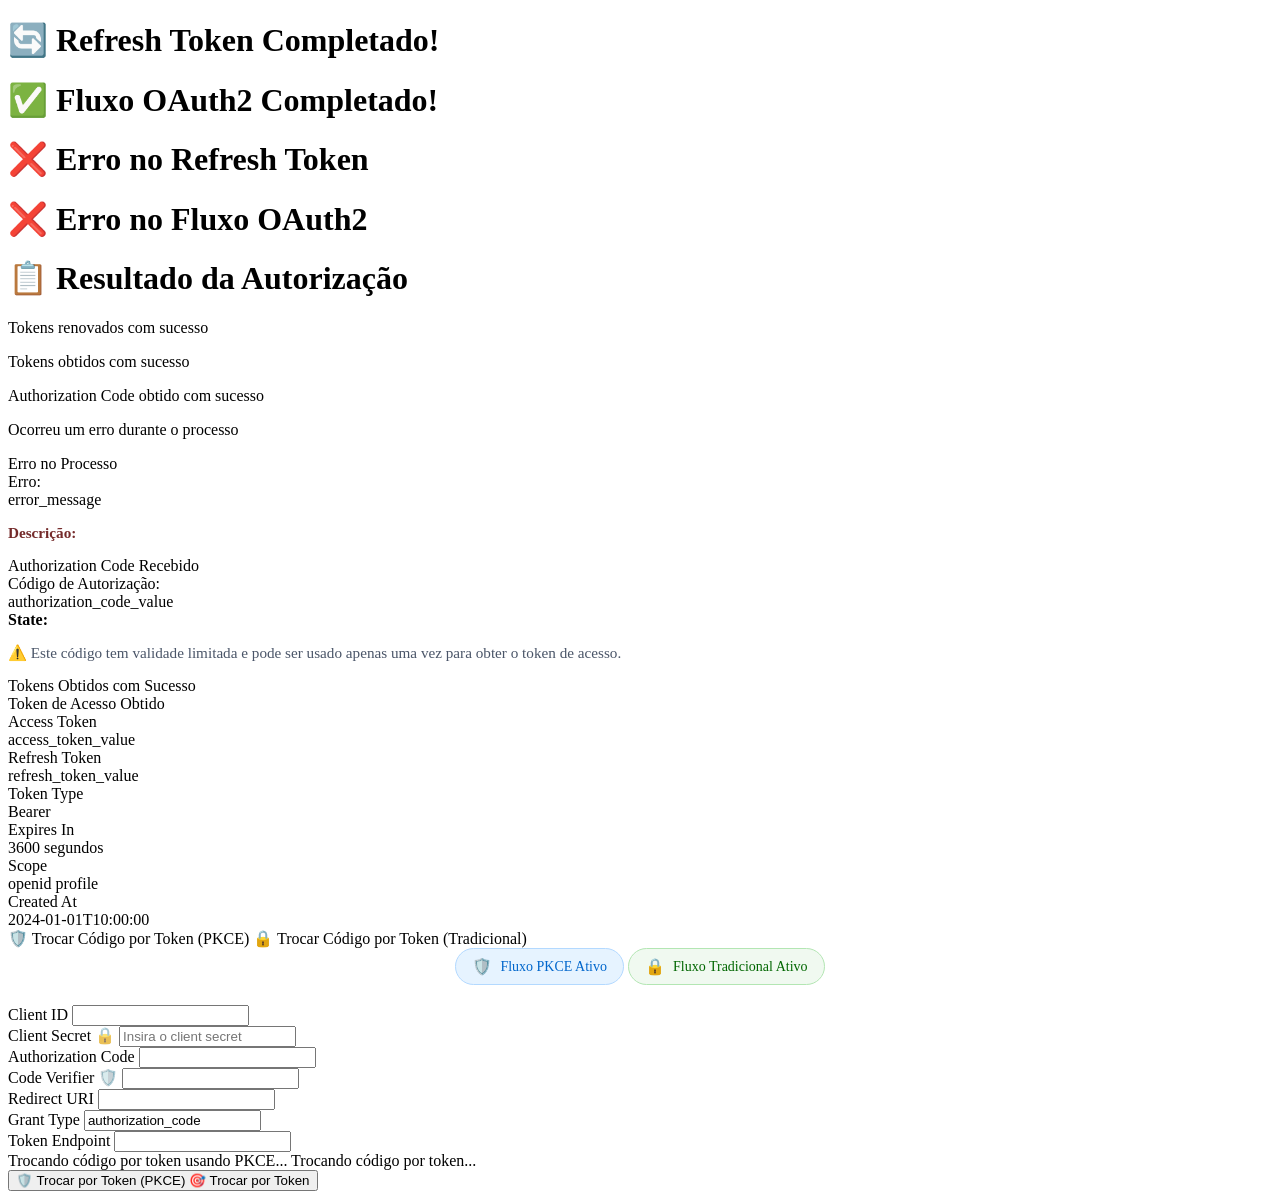
<file: Oauth2Client/src/main/resources/templates/result.html>
<!DOCTYPE html>
<html lang="pt-BR" xmlns:th="http://www.thymeleaf.org">
<head th:replace="~{fragments/base :: head('OAuth2 Authorization Code - Resultado', 'result')}">
</head>
<body>
<div class="main-container">
    <!-- Dynamic Header based on result -->
    <div class="header">
        <h1 th:if="${tokenResponse != null and flowType == 'refresh'}">🔄 Refresh Token Completado!</h1>
        <h1 th:if="${tokenResponse != null and flowType != 'refresh'}">✅ Fluxo OAuth2 Completado!</h1>
        <h1 th:if="${error != null and flowType == 'refresh'}">❌ Erro no Refresh Token</h1>
        <h1 th:if="${error != null and flowType != 'refresh'}">❌ Erro no Fluxo OAuth2</h1>
        <h1 th:if="${tokenResponse == null and error == null}">📋 Resultado da Autorização</h1>
        <p class="subtitle" th:if="${tokenResponse != null and flowType == 'refresh'}">Tokens renovados com sucesso</p>
        <p class="subtitle" th:if="${tokenResponse != null and flowType != 'refresh'}">Tokens obtidos com sucesso</p>
        <p class="subtitle" th:if="${tokenResponse == null and error == null}">Authorization Code obtido com sucesso</p>
        <p class="subtitle" th:if="${error != null}">Ocorreu um erro durante o processo</p>
    </div>

    <!-- Error Section -->
    <div class="section section-error" th:if="${error != null}">
        <div class="section-title error icon-error">Erro no Processo</div>
        <div class="code-display">
            <span class="code-label">Erro:</span>
            <div class="code-value" th:text="${error}">error_message</div>
        </div>
        <p th:if="${errorDescription}" style="color: #742a2a; margin-top: 15px; font-size: 0.95em;">
            <strong>Descrição:</strong> <span th:text="${errorDescription}"></span>
        </p>
    </div>

    <!-- Authorization Code Section -->
    <div class="section section-success" th:if="${authorizationCode != null}">
        <div class="section-title success icon-success">Authorization Code Recebido</div>
        <div class="code-display">
            <span class="code-label">Código de Autorização:</span>
            <div class="code-value" th:text="${authorizationCode}">authorization_code_value</div>
        </div>
        <div th:if="${state != null}" class="info-badges">
                <span class="info-badge">
                    <strong>State:</strong> <span th:text="${state}"></span>
                </span>
        </div>
        <p style="color: #4a5568; margin-top: 15px; font-size: 0.95em;">
            ⚠️ Este código tem validade limitada e pode ser usado apenas uma vez para obter o token de acesso.
        </p>
    </div>

    <!-- Enhanced Token Response Section -->
    <div class="token-response-section" th:if="${tokenResponse != null}">
        <div class="section-title icon-success">Tokens Obtidos com Sucesso</div>

        <!-- Include Token Display Template -->
        <div th:replace="~{token-display :: tokenAnalysis(${tokenResponse})}"></div>

    </div>

    <!-- Legacy Token Section (Fallback) -->
    <div class="section section-warning token-section" th:if="${token != null and tokenResponse == null}" th:classappend="${token != null} ? 'show' : ''">
        <div class="section-title warning icon-warning">Token de Acesso Obtido</div>
        <div class="token-grid">
            <div class="token-item">
                <div class="token-label">Access Token</div>
                <div class="token-value" th:text="${token.accessToken}">access_token_value</div>
            </div>
            <div class="token-item" th:if="${token.refreshToken != null}">
                <div class="token-label">Refresh Token</div>
                <div class="token-value" th:text="${token.refreshToken}">refresh_token_value</div>
            </div>
            <div class="token-item">
                <div class="token-label">Token Type</div>
                <div class="token-value" th:text="${token.tokenType}">Bearer</div>
            </div>
            <div class="token-item">
                <div class="token-label">Expires In</div>
                <div class="token-value" th:text="${token.expiresIn + ' segundos'}">3600 segundos</div>
            </div>
            <div class="token-item" th:if="${token.scope != null}">
                <div class="token-label">Scope</div>
                <div class="token-value" th:text="${token.scope}">openid profile</div>
            </div>
            <div class="token-item">
                <div class="token-label">Created At</div>
                <div class="token-value" th:text="${token.createdAt}">2024-01-01T10:00:00</div>
            </div>
        </div>
    </div>

    <!-- Token Exchange Form -->
    <div class="section section-form" th:if="${authorizationCode != null and !#strings.isEmpty(authorizationCode) and tokenResponse == null and error == null}">
        <div class="section-title form icon-refresh">
            <span th:if="${isPKCE}">🛡️ Trocar Código por Token (PKCE)</span>
            <span th:unless="${isPKCE}">🔒 Trocar Código por Token (Tradicional)</span>
        </div>

        <!-- Flow Type Indicator -->
        <div class="flow-indicator">
            <div class="flow-badge pkce" th:if="${isPKCE != null and isPKCE}">
                <span class="flow-emoji">🛡️</span>
                <span class="flow-text">Fluxo PKCE Ativo</span>
            </div>
            <div class="flow-badge traditional" th:if="${isPKCE == null or !isPKCE}">
                <span class="flow-emoji">🔒</span>
                <span class="flow-text">Fluxo Tradicional Ativo</span>
            </div>
        </div>

        <form action="/oauth2/token" method="post" id="tokenForm">
            <div class="form-grid">
                <div class="form-group">
                    <label class="form-label" for="tokenClientId">Client ID</label>
                    <input type="text"
                           id="tokenClientId"
                           name="clientId"
                           class="form-input"
                           th:value="${clientId}"
                           readonly
                           required>
                </div>

                <!-- Traditional Flow: Client Secret -->
                <div class="form-group traditional-field" th:if="${isPKCE == null or !isPKCE}">
                    <label class="form-label" for="tokenClientSecret">Client Secret</label>
                    <input type="password"
                           id="tokenClientSecret"
                           name="clientSecret"
                           class="form-input"
                           th:value="${clientSecret}"
                           placeholder="Insira o client secret"
                           th:required="${isPKCE == null or !isPKCE}">
                </div>

                <div class="form-group">
                    <label class="form-label" for="tokenCode">Authorization Code</label>
                    <input type="text"
                           id="tokenCode"
                           name="code"
                           class="form-input"
                           th:value="${authorizationCode}"
                           readonly
                           required>
                </div>

                <!-- PKCE Flow: Code Verifier -->
                <div class="form-group pkce-field" th:if="${isPKCE != null and isPKCE}">
                    <label class="form-label" for="tokenCodeVerifier">Code Verifier</label>
                    <input type="text"
                           id="tokenCodeVerifier"
                           name="codeVerifier"
                           class="form-input"
                           th:value="${codeVerifier}"
                           readonly
                           th:required="${isPKCE != null and isPKCE}">
                </div>

                <div class="form-group">
                    <label class="form-label" for="tokenRedirectUri">Redirect URI</label>
                    <input type="url"
                           id="tokenRedirectUri"
                           name="redirectUri"
                           class="form-input"
                           th:value="${redirectUri}"
                           required>
                </div>

                <div class="form-group">
                    <label class="form-label" for="tokenGrantType">Grant Type</label>
                    <input type="text"
                           id="tokenGrantType"
                           name="grantType"
                           class="form-input"
                           value="authorization_code"
                           readonly
                           required>
                </div>

                <div class="form-group">
                    <label class="form-label" for="tokenEndpoint">Token Endpoint</label>
                    <input type="url"
                           id="tokenEndpoint"
                           name="tokenEndpoint"
                           class="form-input"
                           th:value="${tokenEndpoint}"
                           required>
                </div>
            </div>

            <div class="loading" id="loading">
                <div class="spinner"></div>
                <span th:if="${isPKCE}">Trocando código por token usando PKCE...</span>
                <span th:unless="${isPKCE}">Trocando código por token...</span>
            </div>

            <div class="action-buttons">
                <button type="submit" class="btn btn-success" id="exchangeBtn">
                    <span th:if="${isPKCE}">🛡️ Trocar por Token (PKCE)</span>
                    <span th:unless="${isPKCE}">🎯 Trocar por Token</span>
                </button>
            </div>
        </form>
    </div>

    <style>
        /* Flow Indicator Styles */
        .flow-indicator {
            margin-bottom: 20px;
            text-align: center;
        }

        .flow-badge {
            display: inline-flex;
            align-items: center;
            gap: 8px;
            padding: 8px 16px;
            border-radius: 20px;
            font-weight: 500;
            font-size: 14px;
        }

        .flow-badge.pkce {
            background-color: #e6f3ff;
            color: #0066cc;
            border: 1px solid #b3d9ff;
        }

        .flow-badge.traditional {
            background-color: #f0f9f0;
            color: #006600;
            border: 1px solid #b3e6b3;
        }

        .flow-emoji {
            font-size: 16px;
        }

        /* Field-specific styling */
        .pkce-field .form-label::after {
            content: " 🛡️";
            opacity: 0.7;
        }

        .traditional-field .form-label::after {
            content: " 🔒";
            opacity: 0.7;
        }
    </style>

    <!-- Navigation Buttons -->
    <div th:replace="~{fragments/header :: navigation}"></div>
</div>

<!-- Scripts -->
<script th:src="@{/js/common.js}"></script>
<script th:src="@{/js/result.js}"></script>

<!-- Include Token Display CSS and JS -->
<link rel="stylesheet" th:href="@{/css/token-display.css}">
<script th:src="@{/js/token-display.js}"></script>
</body>
</html>
</file>
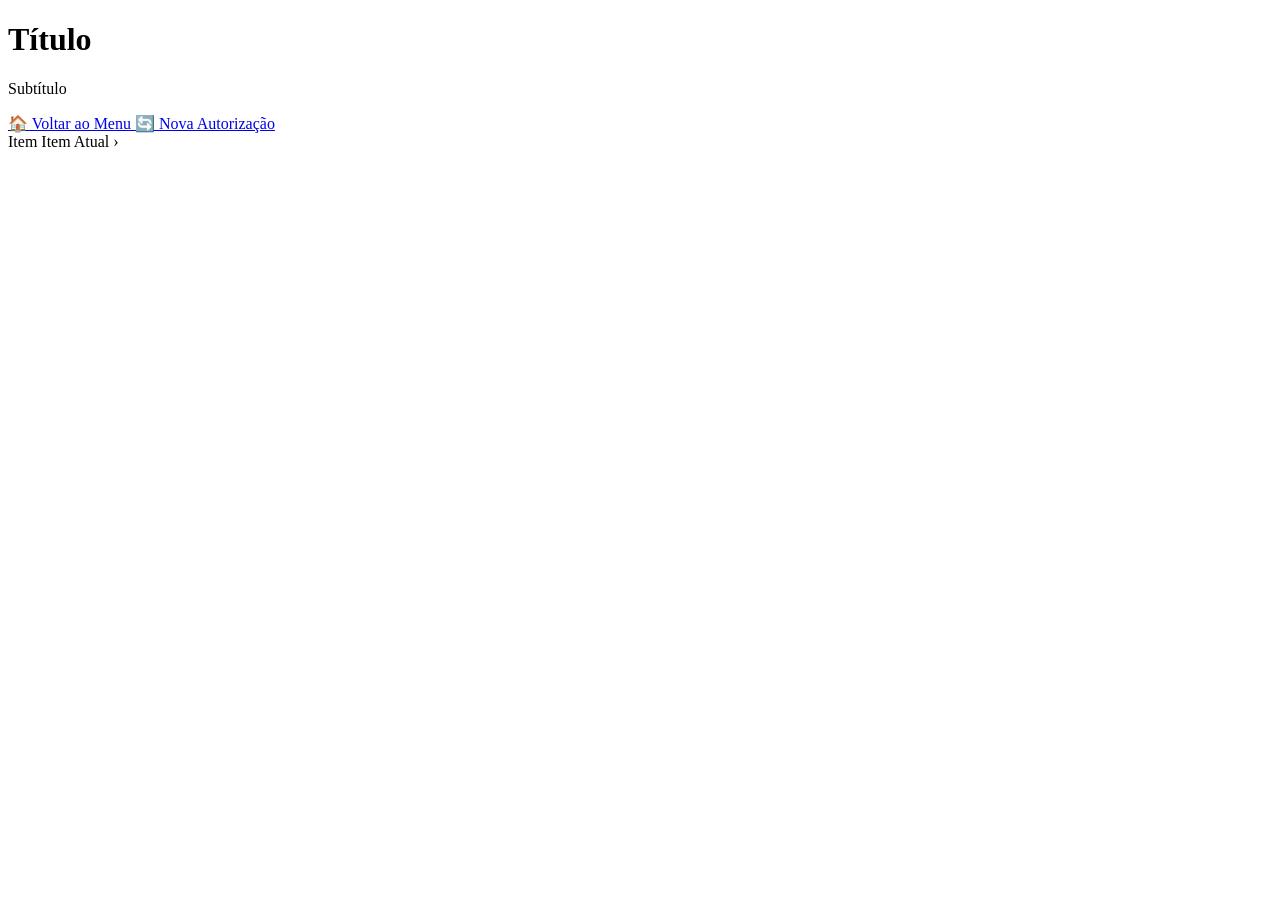
<file: Oauth2Client/src/main/resources/templates/fragments/header.html>
<!DOCTYPE html>
<html lang="pt-BR" xmlns:th="http://www.thymeleaf.org">
<body>
    <!-- Header Fragment -->
    <div th:fragment="header(title, subtitle, icon)" class="header">
        <h1>
            <span th:if="${icon != null}" th:text="${icon}"></span>
            <th:block th:text="${title}">Título</th:block>
        </h1>
        <p class="subtitle" th:if="${subtitle != null}" th:text="${subtitle}">Subtítulo</p>
    </div>

    <!-- Navigation Buttons Fragment -->
    <div th:fragment="navigation" class="action-buttons">
        <a href="/" class="btn btn-secondary">
            🏠 Voltar ao Menu
        </a>
        <a href="/configure" class="btn btn-primary">
            🔄 Nova Autorização
        </a>
    </div>

    <!-- Breadcrumb Fragment -->
    <nav th:fragment="breadcrumb(items)" class="breadcrumb" th:if="${items != null and !items.isEmpty()}">
        <div class="breadcrumb-container">
            <th:block th:each="item, iterStat : ${items}">
                <a th:if="${item.url != null}" 
                   th:href="${item.url}" 
                   th:text="${item.text}"
                   class="breadcrumb-item breadcrumb-link">Item</a>
                <span th:if="${item.url == null}" 
                      th:text="${item.text}"
                      class="breadcrumb-item breadcrumb-current">Item Atual</span>
                <span th:if="${!iterStat.last}" class="breadcrumb-separator">›</span>
            </th:block>
        </div>
    </nav>
</body>
</html>
</file>
